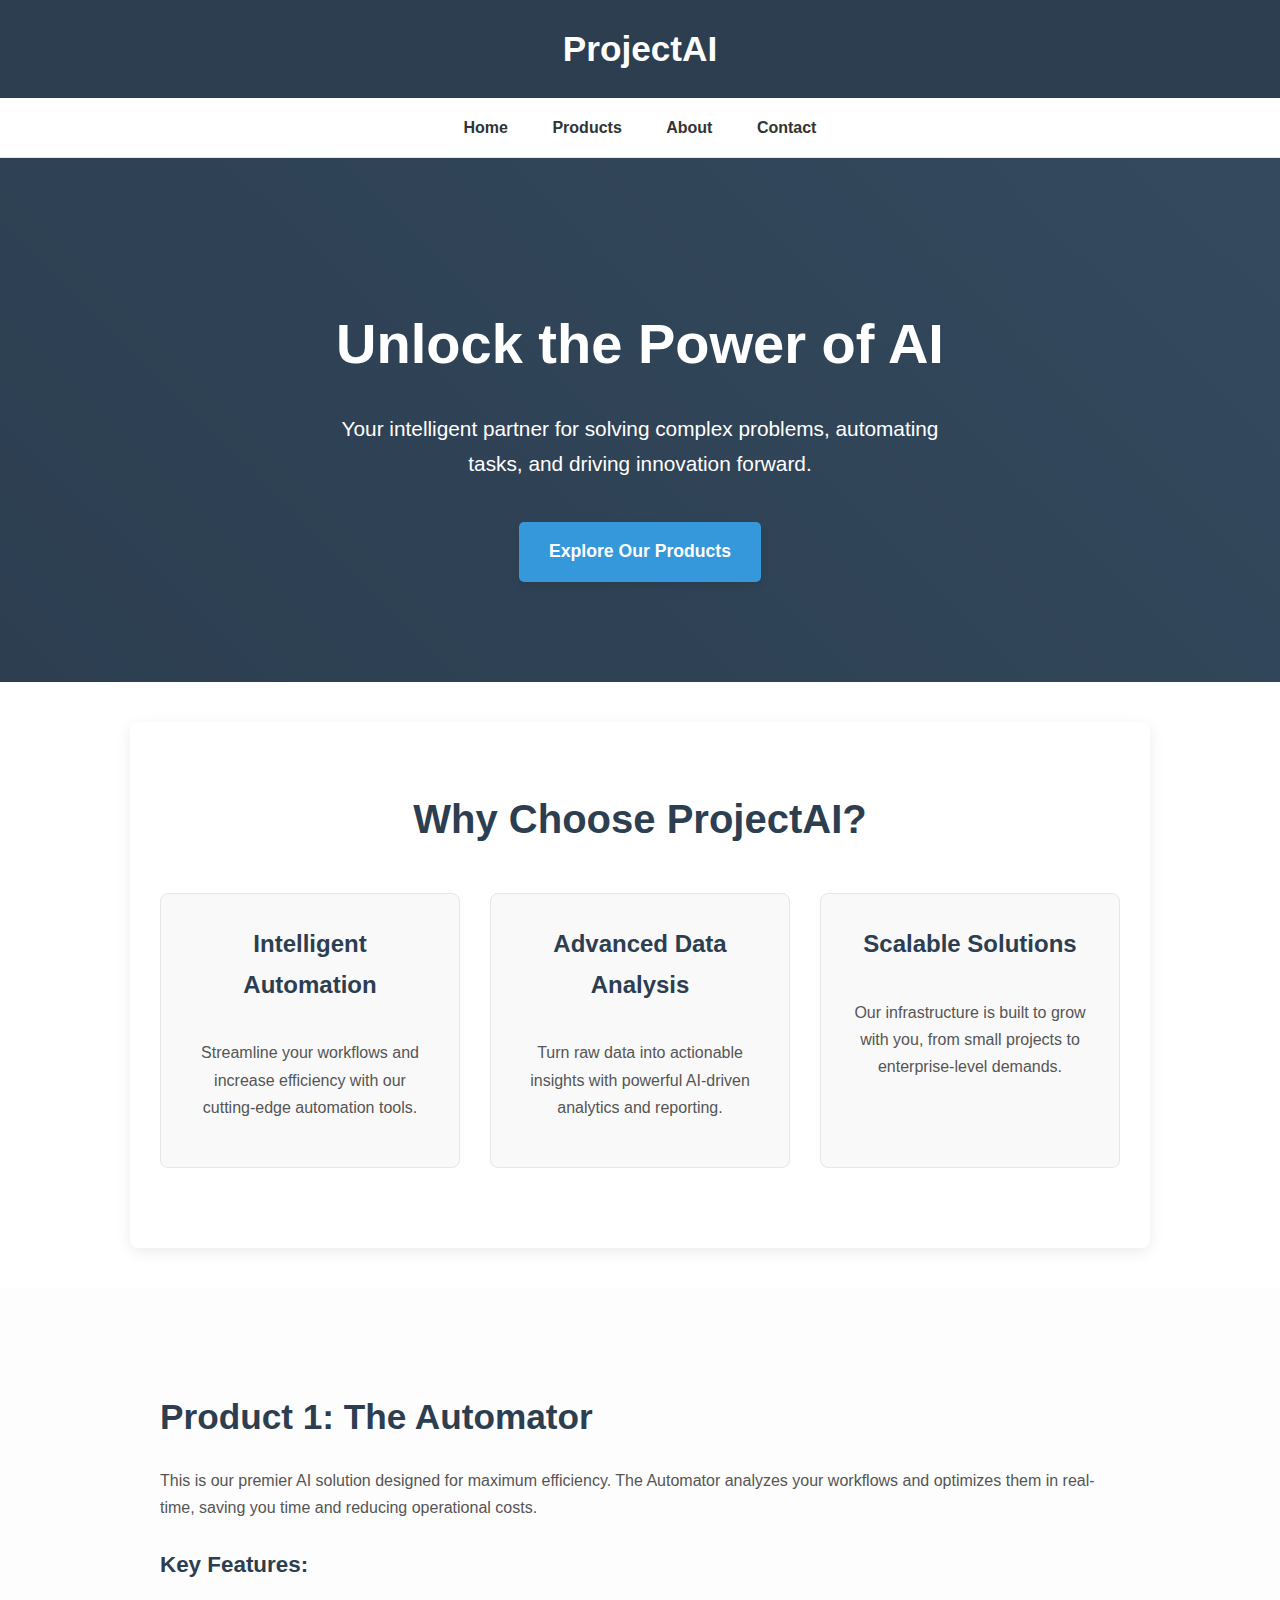
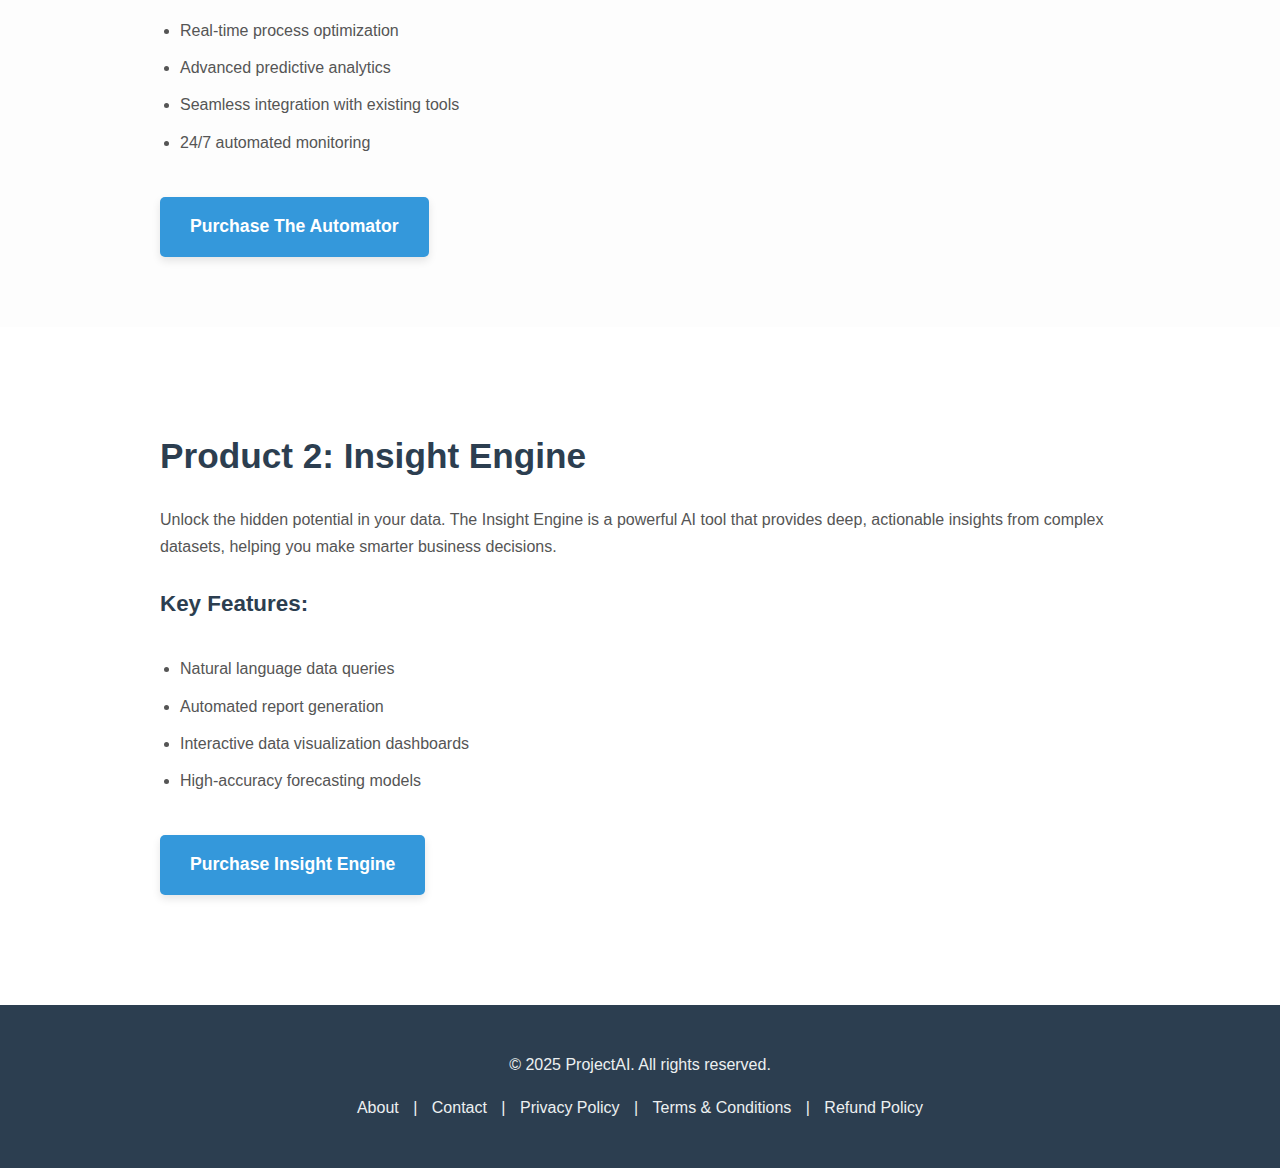
<file: index.html>
<!DOCTYPE html>
<html lang="en">
<head>
    <meta charset="UTF-8">
    <meta name="viewport" content="width=device-width, initial-scale=1.0">
    <title>ProjectAI - Intelligent Solutions for the Future</title>
    <link rel="stylesheet" href="style.css">
    <style>
        /* Styles specific to this homepage */
        .hero {
            text-align: center;
            padding: 100px 20px;
            background: linear-gradient(45deg, var(--secondary-color), #34495e);
            color: #ffffff;
        }
        .hero h1 {
            font-size: 3.5em;
            margin-bottom: 20px;
            color: #ffffff;
        }
        .hero p {
            font-size: 1.3em;
            max-width: 650px;
            margin: 0 auto 40px;
        }
        .features-grid {
            display: grid;
            grid-template-columns: repeat(auto-fit, minmax(250px, 1fr));
            gap: 30px;
            text-align: center;
            margin-bottom: 50px;
        }
        .feature-card {
            background: #f9f9f9;
            padding: 30px;
            border-radius: 8px;
            border: 1px solid #e7e7e7;
            transition: transform 0.3s, box-shadow 0.3s;
        }
        .feature-card:hover {
            transform: translateY(-5px);
            box-shadow: 0 8px 20px rgba(0,0,0,0.1);
        }
        .feature-card h3 {
            margin-top: 0;
            border: none;
        }
        
        /* New Product Section Styles */
        .product-section {
            padding: 40px 0;
        }
        .product-section:nth-child(odd) {
             background-color: #fdfdfd;
        }
        .product-content {
            max-width: 960px;
            margin: 0 auto;
            padding: 30px;
        }
        .product-content h2 {
            text-align: left;
            font-size: 2.2em;
            margin-bottom: 20px;
        }
        .product-content h3 {
            border: none;
            font-size: 1.4em;
            margin-top: 25px;
        }
        .product-content ul {
            list-style-type: disc;
            padding-left: 20px;
        }
        .product-content li {
             margin-bottom: 10px;
        }
        .product-content .cta-button {
            margin-top: 25px;
        }

    </style>
</head>
<body>

    <header>
        <h1>ProjectAI</h1>
    </header>

    <nav>
        <ul>
            <li><a href="index.html">Home</a></li>
            <li><a href="#products">Products</a></li>
            <li><a href="about.html">About</a></li>
            <li><a href="contact.html">Contact</a></li>
        </ul>
    </nav>

    <div class="hero">
        <h1>Unlock the Power of AI</h1>
        <p>Your intelligent partner for solving complex problems, automating tasks, and driving innovation forward.</p>
        <a href="#products" class="cta-button">Explore Our Products</a>
    </div>

    <div class="container">
        <h2>Why Choose ProjectAI?</h2>
        <div class="features-grid">
            <div class="feature-card">
                <h3>Intelligent Automation</h3>
                <p>Streamline your workflows and increase efficiency with our cutting-edge automation tools.</p>
            </div>
            <div class="feature-card">
                <h3>Advanced Data Analysis</h3>
                <p>Turn raw data into actionable insights with powerful AI-driven analytics and reporting.</p>
            </div>
            <div class="feature-card">
                <h3>Scalable Solutions</h3>
                <p>Our infrastructure is built to grow with you, from small projects to enterprise-level demands.</p>
            </div>
        </div>
    </div>
    
    <div id="products">

        <div class="product-section">
            <div class="product-content">
                <h2>Product 1: The Automator</h2>
                <p>This is our premier AI solution designed for maximum efficiency. The Automator analyzes your workflows and optimizes them in real-time, saving you time and reducing operational costs.</p>
                <h3>Key Features:</h3>
                <ul>
                    <li>Real-time process optimization</li>
                    <li>Advanced predictive analytics</li>
                    <li>Seamless integration with existing tools</li>
                    <li>24/7 automated monitoring</li>
                </ul>
                <a href="#" class="cta-button">Purchase The Automator</a>
            </div>
        </div>

        <div class="product-section">
            <div class="product-content">
                <h2>Product 2: Insight Engine</h2>
                <p>Unlock the hidden potential in your data. The Insight Engine is a powerful AI tool that provides deep, actionable insights from complex datasets, helping you make smarter business decisions.</p>
                <h3>Key Features:</h3>
                <ul>
                    <li>Natural language data queries</li>
                    <li>Automated report generation</li>
                    <li>Interactive data visualization dashboards</li>
                    <li>High-accuracy forecasting models</li>
                </ul>
                <a href="#" class="cta-button">Purchase Insight Engine</a>
            </div>
        </div>

    </div>
    <footer>
        <p>&copy; 2025 ProjectAI. All rights reserved.</p>
        <p>
            <a href="about.html">About</a> | 
            <a href="contact.html">Contact</a> | 
            <a href="privacy.html">Privacy Policy</a> | 
            <a href="terms.html">Terms & Conditions</a> | 
            <a href="refund.html">Refund Policy</a>
        </p>
    </footer>

</body>
</html>
</file>
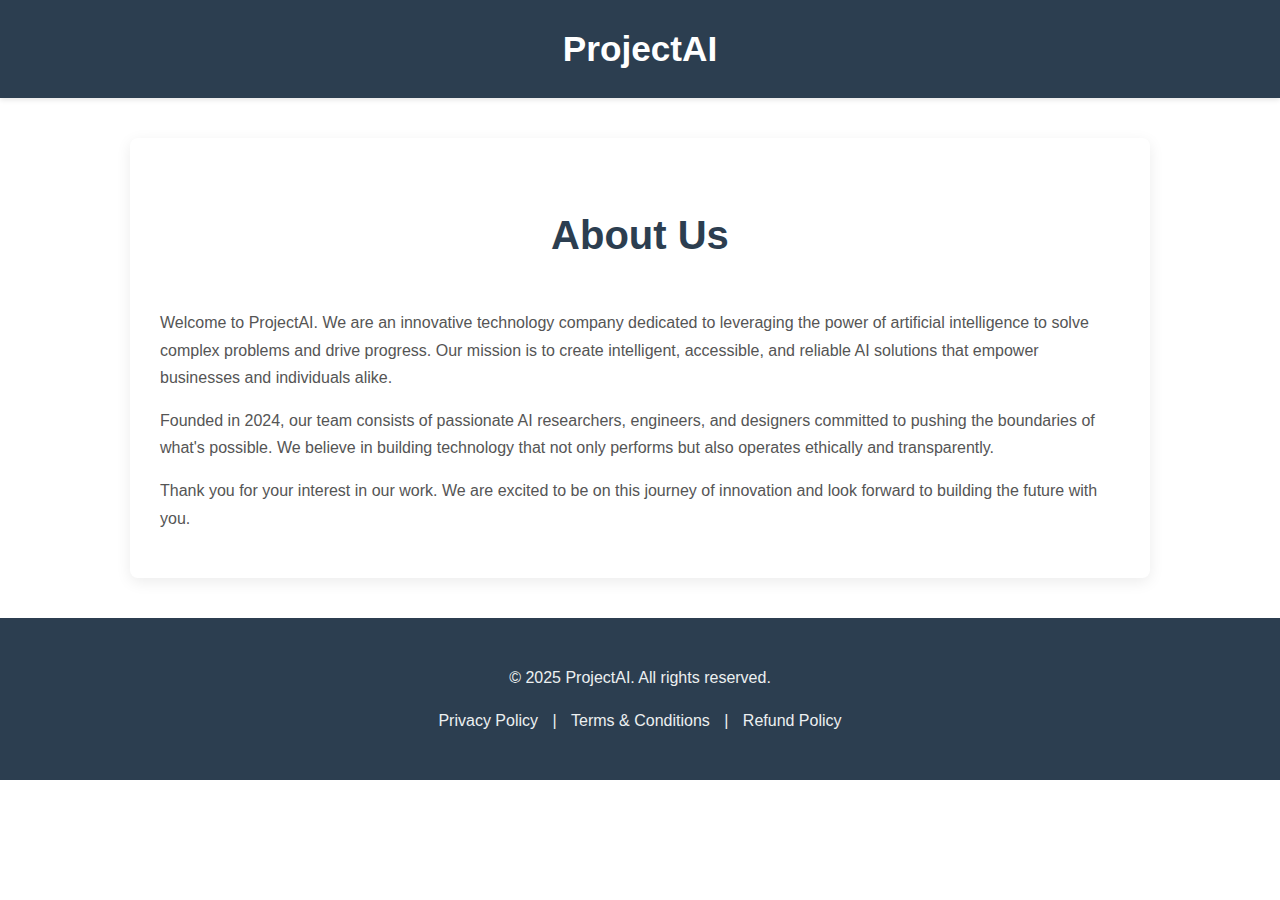
<file: about.html>
<!DOCTYPE html>
<html lang="en">
<head>
    <meta charset="UTF-8">
    <meta name="viewport" content="width=device-width, initial-scale=1.0">
    <title>About Us - ProjectAI</title>
    <link rel="stylesheet" href="style.css">
</head>
<body>

    <header>
        <h1>ProjectAI</h1>
    </header>

    <div class="container">
        <h2>About Us</h2>
        <p>
            Welcome to ProjectAI. We are an innovative technology company dedicated to leveraging the power of artificial intelligence to solve complex problems and drive progress. Our mission is to create intelligent, accessible, and reliable AI solutions that empower businesses and individuals alike.
        </p>
        <p>
            Founded in 2024, our team consists of passionate AI researchers, engineers, and designers committed to pushing the boundaries of what's possible. We believe in building technology that not only performs but also operates ethically and transparently.
        </p>
        <p>
            Thank you for your interest in our work. We are excited to be on this journey of innovation and look forward to building the future with you.
        </p>
    </div>

    <footer>
        <p>&copy; 2025 ProjectAI. All rights reserved.</p>
        <p><a href="privacy.html">Privacy Policy</a> | <a href="terms.html">Terms & Conditions</a> | <a href="refund.html">Refund Policy</a></p>
    </footer>

</body>
</html>
</file>
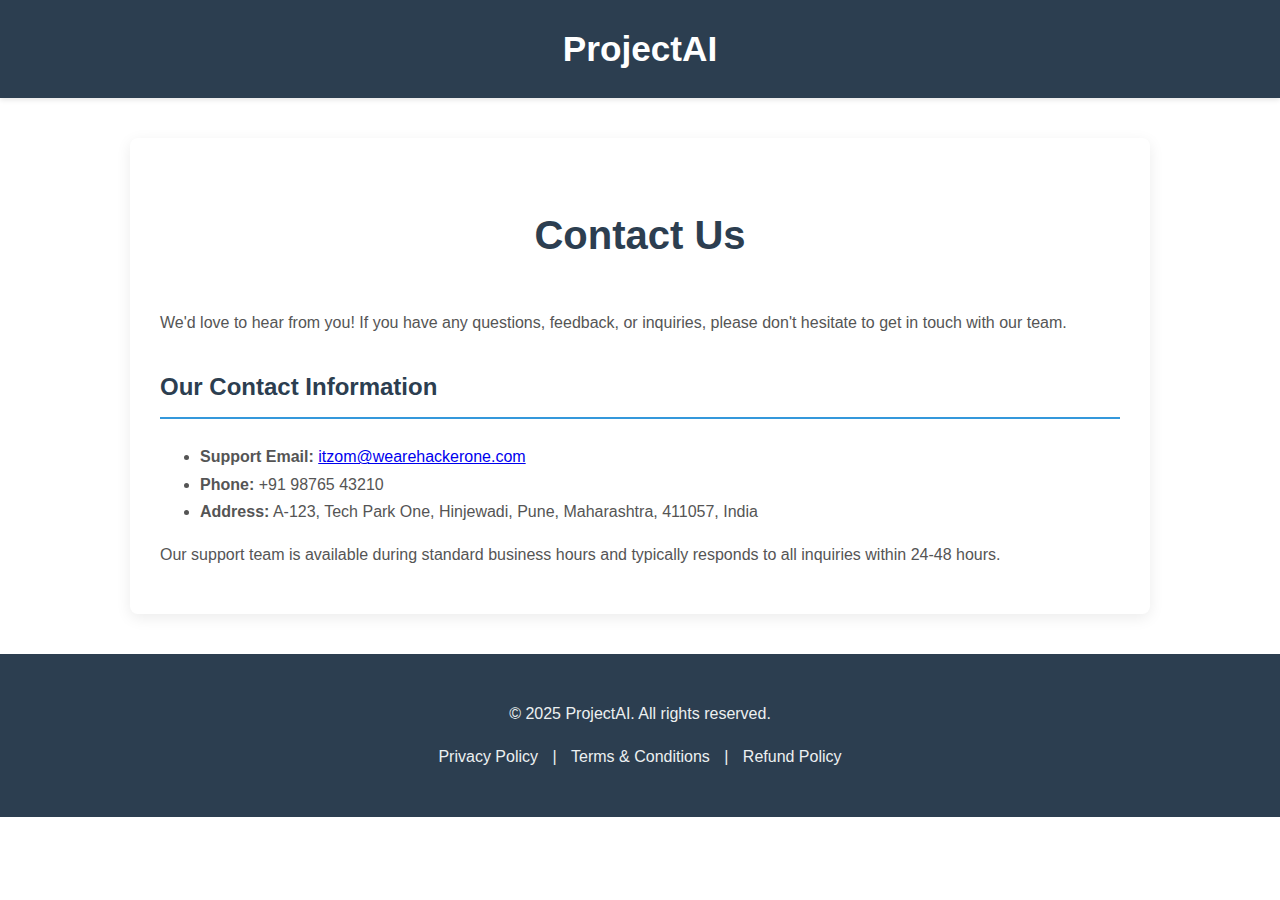
<file: contact.html>
<!DOCTYPE html>
<html lang="en">
<head>
    <meta charset="UTF-8">
    <meta name="viewport" content="width=device-width, initial-scale=1.0">
    <title>Contact Us - ProjectAI</title>
    <link rel="stylesheet" href="style.css">
</head>
<body>

    <header>
        <h1>ProjectAI</h1>
    </header>

    <div class="container">
        <h2>Contact Us</h2>
        <p>
            We'd love to hear from you! If you have any questions, feedback, or inquiries, please don't hesitate to get in touch with our team.
        </p>

        <h3>Our Contact Information</h3>
        <ul>
            <li><strong>Support Email:</strong> <a href="mailto:itzom@wearehackerone.com">itzom@wearehackerone.com</a></li>
            <li><strong>Phone:</strong> +91 98765 43210</li>
            <li><strong>Address:</strong> A-123, Tech Park One, Hinjewadi, Pune, Maharashtra, 411057, India</li>
        </ul>
        
        <p>
            Our support team is available during standard business hours and typically responds to all inquiries within 24-48 hours.
        </p>
    </div>

    <footer>
        <p>&copy; 2025 ProjectAI. All rights reserved.</p>
        <p><a href="privacy.html">Privacy Policy</a> | <a href="terms.html">Terms & Conditions</a> | <a href="refund.html">Refund Policy</a></p>
    </footer>

</body>
</html>
</file>
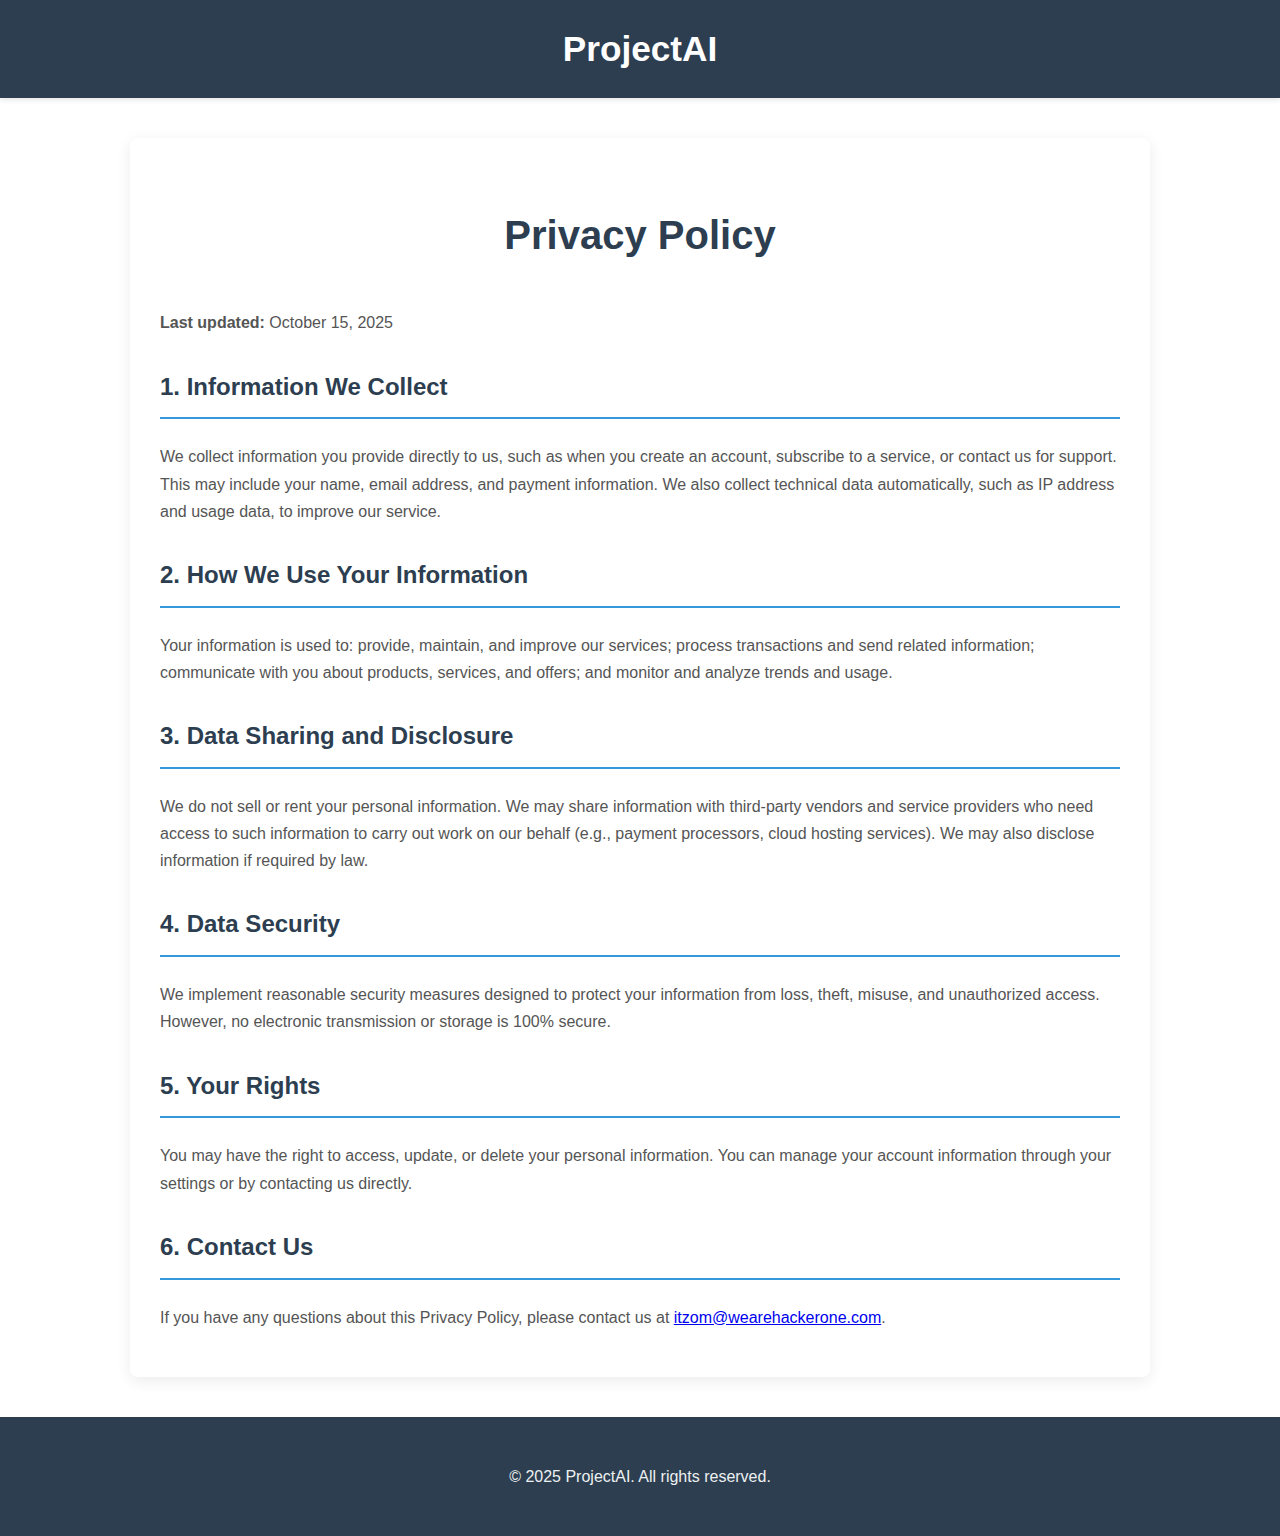
<file: privacy.html>
<!DOCTYPE html>
<html lang="en">
<head>
    <meta charset="UTF-8">
    <meta name="viewport" content="width=device-width, initial-scale=1.0">
    <title>Privacy Policy - ProjectAI</title>
    <link rel="stylesheet" href="style.css">
</head>
<body>

    <header>
        <h1>ProjectAI</h1>
    </header>

    <div class="container">
        <h2>Privacy Policy</h2>
        <p><strong>Last updated:</strong> October 15, 2025</p>

        <h3>1. Information We Collect</h3>
        <p>We collect information you provide directly to us, such as when you create an account, subscribe to a service, or contact us for support. This may include your name, email address, and payment information. We also collect technical data automatically, such as IP address and usage data, to improve our service.</p>

        <h3>2. How We Use Your Information</h3>
        <p>Your information is used to: provide, maintain, and improve our services; process transactions and send related information; communicate with you about products, services, and offers; and monitor and analyze trends and usage.</p>

        <h3>3. Data Sharing and Disclosure</h3>
        <p>We do not sell or rent your personal information. We may share information with third-party vendors and service providers who need access to such information to carry out work on our behalf (e.g., payment processors, cloud hosting services). We may also disclose information if required by law.</p>

        <h3>4. Data Security</h3>
        <p>We implement reasonable security measures designed to protect your information from loss, theft, misuse, and unauthorized access. However, no electronic transmission or storage is 100% secure.</p>

        <h3>5. Your Rights</h3>
        <p>You may have the right to access, update, or delete your personal information. You can manage your account information through your settings or by contacting us directly.</p>
        
        <h3>6. Contact Us</h3>
        <p>If you have any questions about this Privacy Policy, please contact us at <a href="mailto:itzom@wearehackerone.com">itzom@wearehackerone.com</a>.</p>
    </div>

    <footer>
        <p>&copy; 2025 ProjectAI. All rights reserved.</p>
    </footer>

</body>
</html>
</file>
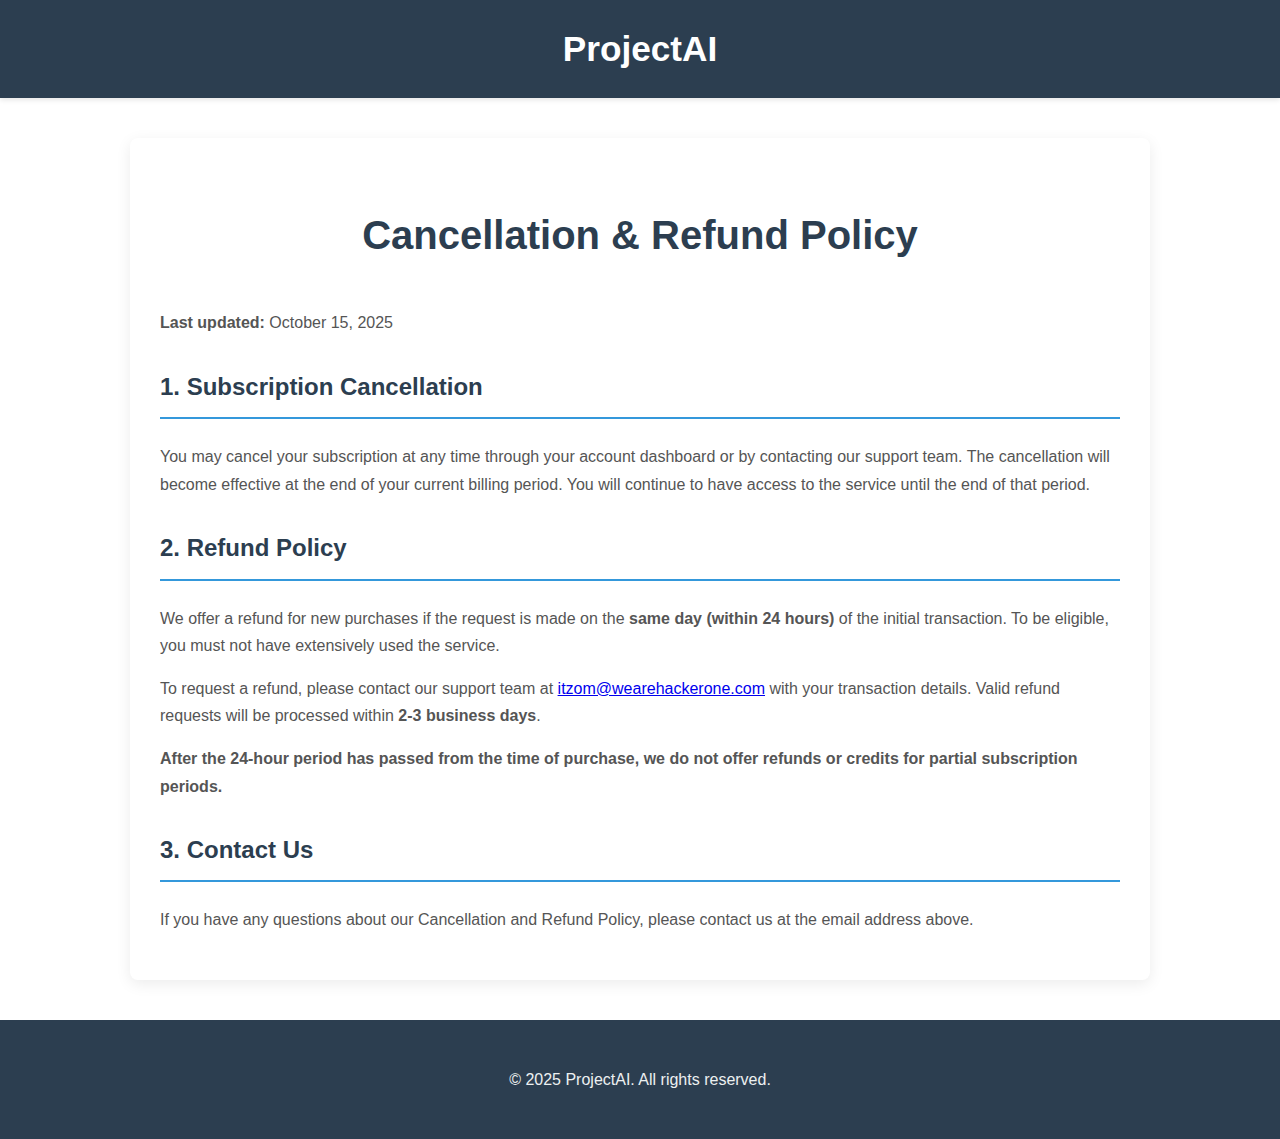
<file: refund.html>
<!DOCTYPE html>
<html lang="en">
<head>
    <meta charset="UTF-8">
    <meta name="viewport" content="width=device-width, initial-scale=1.0">
    <title>Cancellation & Refund Policy - ProjectAI</title>
    <link rel="stylesheet" href="style.css">
</head>
<body>

    <header>
        <h1>ProjectAI</h1>
    </header>

    <div class="container">
        <h2>Cancellation & Refund Policy</h2>
        <p><strong>Last updated:</strong> October 15, 2025</p>

        <h3>1. Subscription Cancellation</h3>
        <p>
            You may cancel your subscription at any time through your account dashboard or by contacting our support team. The cancellation will become effective at the end of your current billing period. You will continue to have access to the service until the end of that period.
        </p>

        <h3>2. Refund Policy</h3>
        <p>
            We offer a refund for new purchases if the request is made on the <strong>same day (within 24 hours)</strong> of the initial transaction. To be eligible, you must not have extensively used the service.
        </p>
        <p>
            To request a refund, please contact our support team at <a href="mailto:itzom@wearehackerone.com">itzom@wearehackerone.com</a> with your transaction details. Valid refund requests will be processed within <strong>2-3 business days</strong>.
        </p>
        <p>
            <strong>After the 24-hour period has passed from the time of purchase, we do not offer refunds or credits for partial subscription periods.</strong>
        </p>

        <h3>3. Contact Us</h3>
        <p>If you have any questions about our Cancellation and Refund Policy, please contact us at the email address above.</p>
    </div>

    <footer>
        <p>&copy; 2025 ProjectAI. All rights reserved.</p>
    </footer>

</body>
</html>
</file>
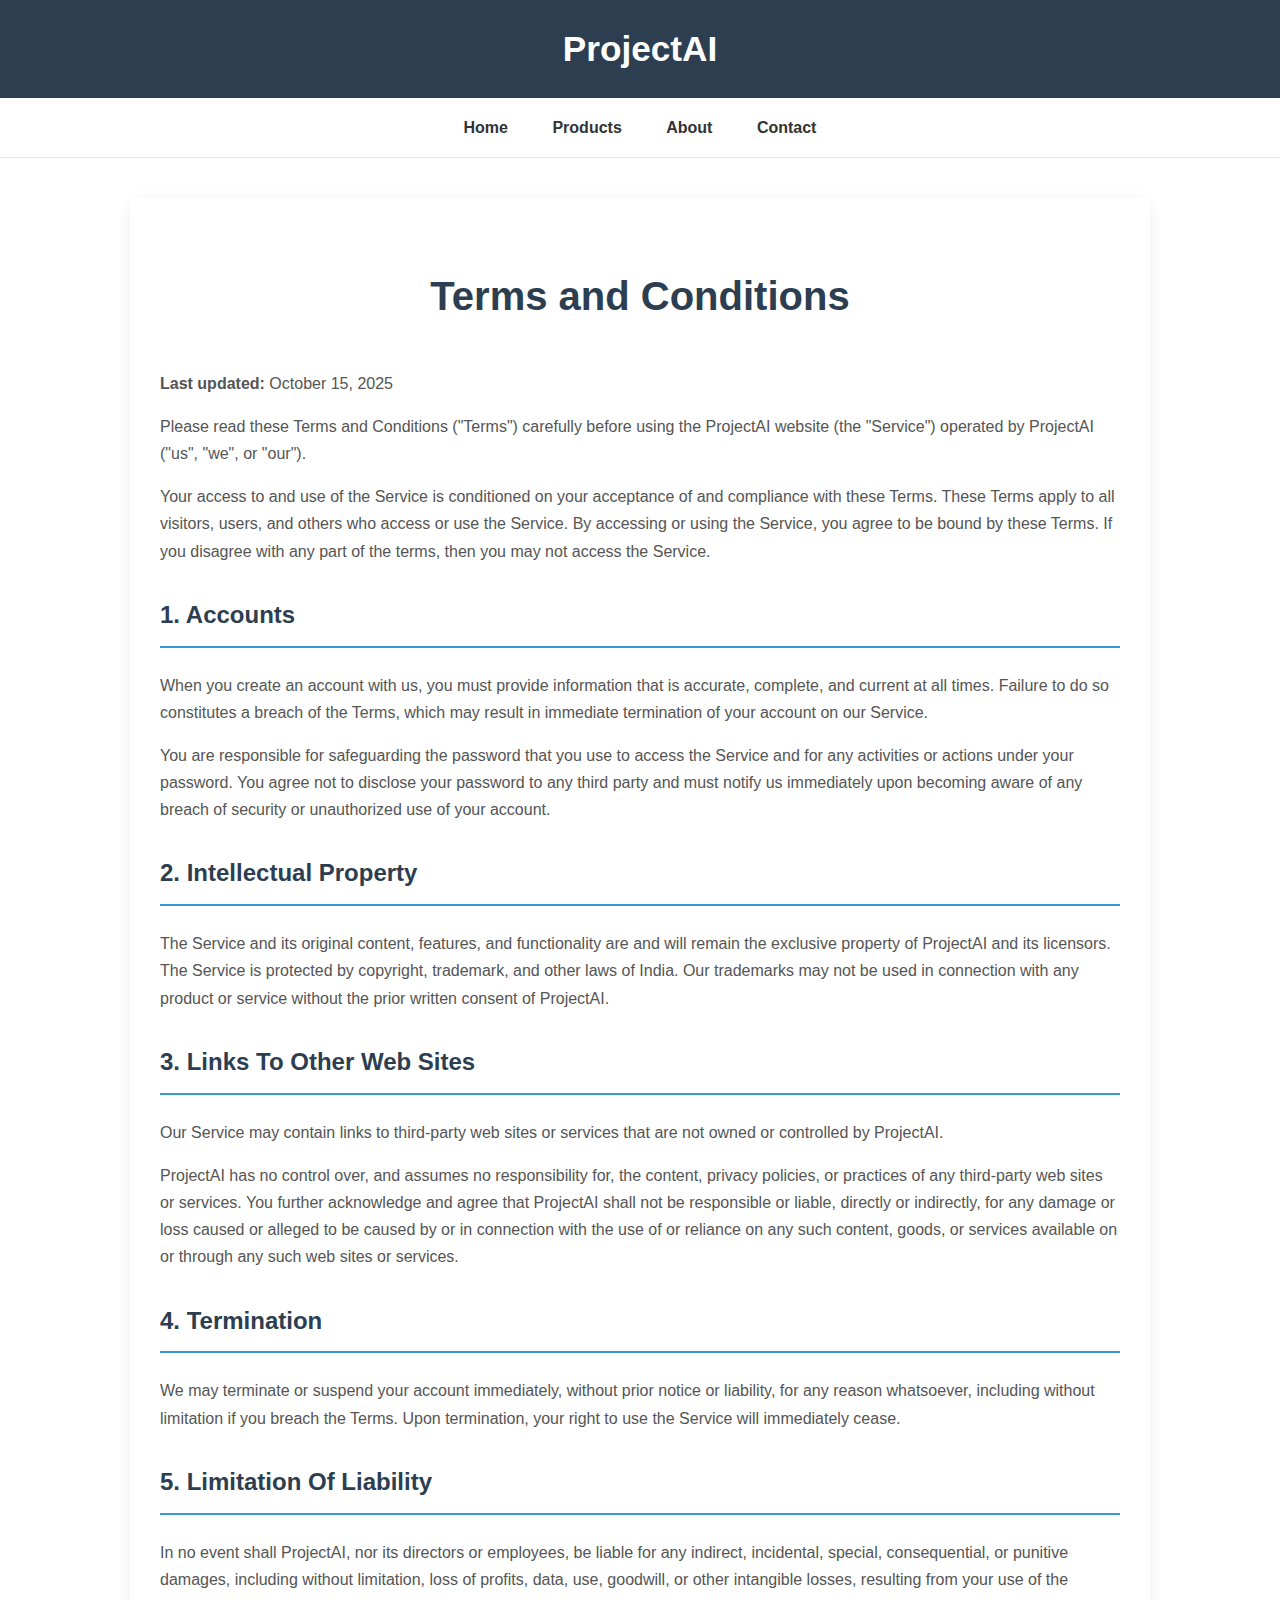
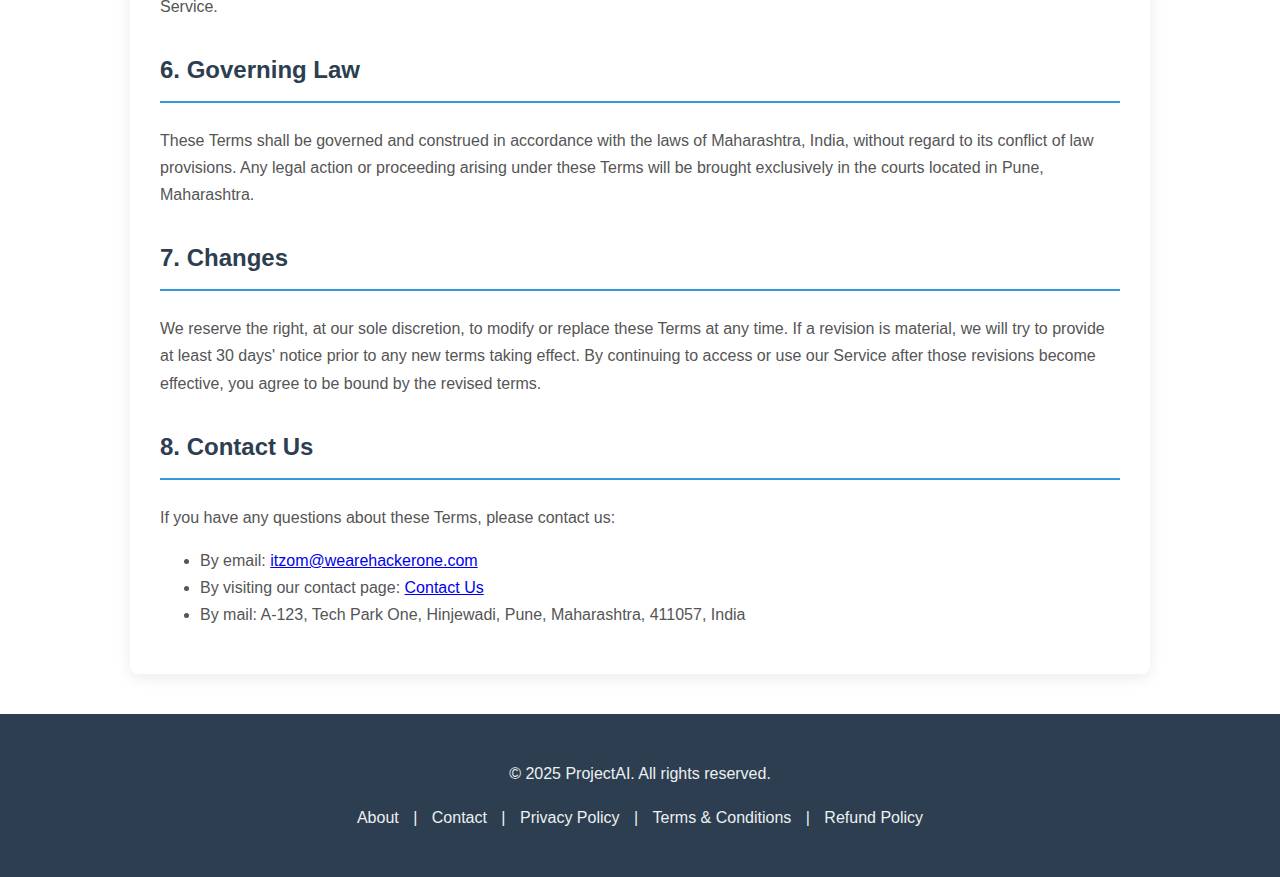
<file: terms.html>
<!DOCTYPE html>
<html lang="en">
<head>
    <meta charset="UTF-8">
    <meta name="viewport" content="width=device-width, initial-scale=1.0">
    <title>Terms and Conditions - ProjectAI</title>
    <link rel="stylesheet" href="style.css">
</head>
<body>

    <header>
        <h1>ProjectAI</h1>
    </header>

    <nav>
        <ul>
            <li><a href="index.html">Home</a></li>
            <li><a href="index.html#products">Products</a></li>
            <li><a href="about.html">About</a></li>
            <li><a href="contact.html">Contact</a></li>
        </ul>
    </nav>

    <div class="container">
        <h2>Terms and Conditions</h2>
        <p><strong>Last updated:</strong> October 15, 2025</p>

        <p>Please read these Terms and Conditions ("Terms") carefully before using the ProjectAI website (the "Service") operated by ProjectAI ("us", "we", or "our").</p>
        <p>Your access to and use of the Service is conditioned on your acceptance of and compliance with these Terms. These Terms apply to all visitors, users, and others who access or use the Service. By accessing or using the Service, you agree to be bound by these Terms. If you disagree with any part of the terms, then you may not access the Service.</p>
        
        <h3>1. Accounts</h3>
        <p>When you create an account with us, you must provide information that is accurate, complete, and current at all times. Failure to do so constitutes a breach of the Terms, which may result in immediate termination of your account on our Service.</p>
        <p>You are responsible for safeguarding the password that you use to access the Service and for any activities or actions under your password. You agree not to disclose your password to any third party and must notify us immediately upon becoming aware of any breach of security or unauthorized use of your account.</p>

        <h3>2. Intellectual Property</h3>
        <p>The Service and its original content, features, and functionality are and will remain the exclusive property of ProjectAI and its licensors. The Service is protected by copyright, trademark, and other laws of India. Our trademarks may not be used in connection with any product or service without the prior written consent of ProjectAI.</p>

        <h3>3. Links To Other Web Sites</h3>
        <p>Our Service may contain links to third-party web sites or services that are not owned or controlled by ProjectAI.</p>
        <p>ProjectAI has no control over, and assumes no responsibility for, the content, privacy policies, or practices of any third-party web sites or services. You further acknowledge and agree that ProjectAI shall not be responsible or liable, directly or indirectly, for any damage or loss caused or alleged to be caused by or in connection with the use of or reliance on any such content, goods, or services available on or through any such web sites or services.</p>

        <h3>4. Termination</h3>
        <p>We may terminate or suspend your account immediately, without prior notice or liability, for any reason whatsoever, including without limitation if you breach the Terms. Upon termination, your right to use the Service will immediately cease.</p>
        
        <h3>5. Limitation Of Liability</h3>
        <p>In no event shall ProjectAI, nor its directors or employees, be liable for any indirect, incidental, special, consequential, or punitive damages, including without limitation, loss of profits, data, use, goodwill, or other intangible losses, resulting from your use of the Service.</p>

        <h3>6. Governing Law</h3>
        <p>These Terms shall be governed and construed in accordance with the laws of Maharashtra, India, without regard to its conflict of law provisions. Any legal action or proceeding arising under these Terms will be brought exclusively in the courts located in Pune, Maharashtra.</p>

        <h3>7. Changes</h3>
        <p>We reserve the right, at our sole discretion, to modify or replace these Terms at any time. If a revision is material, we will try to provide at least 30 days' notice prior to any new terms taking effect. By continuing to access or use our Service after those revisions become effective, you agree to be bound by the revised terms.</p>

        <h3>8. Contact Us</h3>
        <p>If you have any questions about these Terms, please contact us:</p>
        <ul>
            <li>By email: <a href="mailto:itzom@wearehackerone.com">itzom@wearehackerone.com</a></li>
            <li>By visiting our contact page: <a href="contact.html">Contact Us</a></li>
            <li>By mail: A-123, Tech Park One, Hinjewadi, Pune, Maharashtra, 411057, India</li>
        </ul>
    </div>

    <footer>
        <p>&copy; 2025 ProjectAI. All rights reserved.</p>
        <p>
            <a href="about.html">About</a> | 
            <a href="contact.html">Contact</a> | 
            <a href="privacy.html">Privacy Policy</a> | 
            <a href="terms.html">Terms & Conditions</a> | 
            <a href="refund.html">Refund Policy</a>
        </p>
    </footer>

</body>
</html>
</file>
<file: style.css>
/* --- FINAL STYLESHEET FOR PROJECTAI --- */

/* 1. Global Variables & Basic Setup
--------------------------------------*/
:root {
    --primary-color: #3498db;
    --primary-hover: #2980b9;
    --secondary-color: #2c3e50;
    --light-gray: #f4f4f4;
    --dark-gray: #333;
    --text-color: #555;
}

html {
    scroll-behavior: smooth;
}

body {
    font-family: 'Segoe UI', Roboto, Helvetica, Arial, sans-serif;
    line-height: 1.7;
    margin: 0;
    background-color: #ffffff;
    color: var(--text-color);
}


/* 2. Header & Navigation
--------------------------------------*/
header {
    background-color: var(--secondary-color);
    color: #ffffff;
    padding: 1.2rem 0;
    text-align: center;
    box-shadow: 0 2px 5px rgba(0,0,0,0.1);
}

header h1 {
    margin: 0;
    font-size: 2.2em;
}

nav {
    background-color: #ffffff;
    border-bottom: 1px solid #e7e7e7;
    position: sticky;
    top: 0;
    z-index: 1000;
}

nav ul {
    padding: 0;
    list-style: none;
    text-align: center;
    margin: 0;
}

nav ul li {
    display: inline;
}

nav ul li a {
    display: inline-block;
    padding: 16px 20px;
    color: var(--dark-gray);
    text-decoration: none;
    font-weight: 600;
    transition: background-color 0.3s, color 0.3s;
}

nav ul li a:hover {
    background-color: var(--light-gray);
    color: var(--primary-color);
}


/* 3. Main Content & Containers
--------------------------------------*/
.container {
    max-width: 960px;
    margin: 40px auto;
    padding: 30px;
    background-color: #ffffff;
    border-radius: 8px;
    box-shadow: 0 4px 15px rgba(0, 0, 0, 0.08);
}

h2 {
    color: var(--secondary-color);
    text-align: center;
    font-size: 2.5em;
    margin-bottom: 40px;
}

h3 {
    color: var(--secondary-color);
    font-size: 1.5em;
    border-bottom: 2px solid var(--primary-color);
    padding-bottom: 10px;
    margin-top: 30px;
}


/* 4. Call-to-Action (CTA) Button
--------------------------------------*/
.cta-button {
    display: inline-block;
    background-color: var(--primary-color);
    color: #ffffff;
    padding: 15px 30px;
    text-decoration: none;
    border-radius: 5px;
    font-weight: bold;
    font-size: 1.1em;
    box-shadow: 0 4px 8px rgba(0,0,0,0.1);
    transition: background-color 0.3s, transform 0.2s;
}

.cta-button:hover {
    background-color: var(--primary-hover);
    transform: translateY(-2px);
}


/* 5. Footer
--------------------------------------*/
footer {
    text-align: center;
    padding: 30px;
    margin-top: 40px;
    background-color: var(--secondary-color);
    color: #ecf0f1;
}

footer a {
    color: #ecf0f1;
    text-decoration: none;
    margin: 0 10px;
    transition: color 0.3s;
}

footer a:hover {
    color: var(--primary-color);
}
</file>
